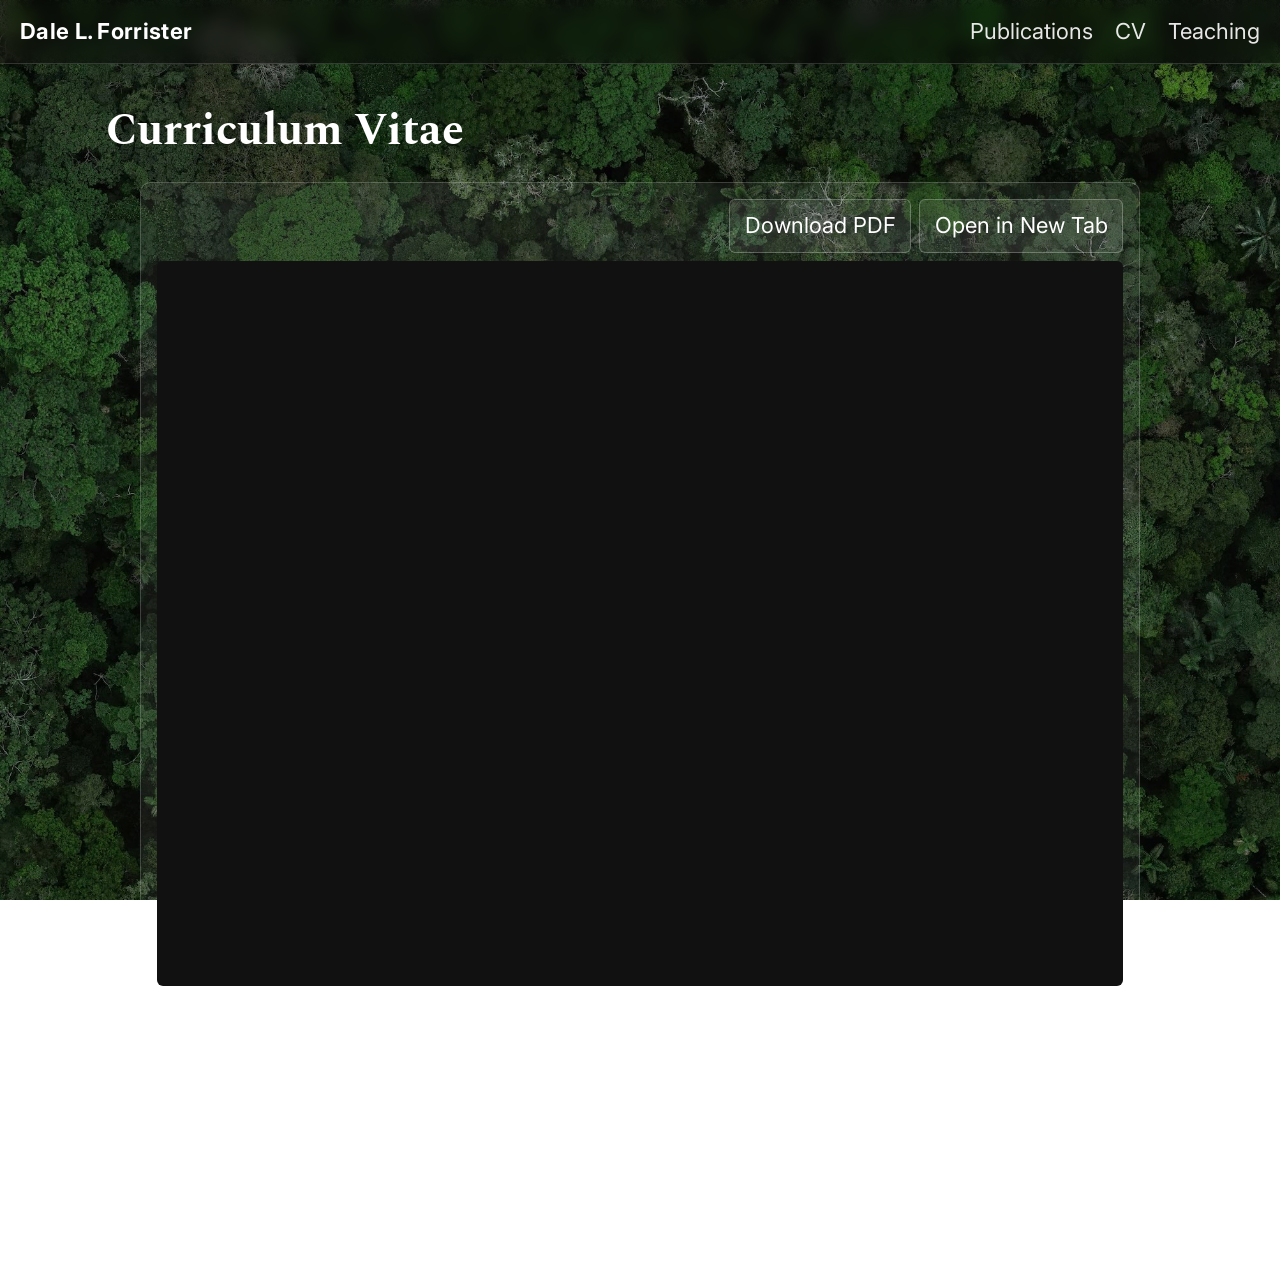
<file: cv.html>
<!DOCTYPE HTML>
<html>
  <head>
    <title>CV — Dale L. Forrister</title>
    <meta charset="utf-8" />
    <meta name="viewport" content="width=device-width, initial-scale=1, user-scalable=no" />
    <link rel="stylesheet" href="assets/css/main.css" />
    <noscript><link rel="stylesheet" href="assets/css/noscript.css" /></noscript>
    <style>
      body::before{content:"";position:fixed;inset:0;background-image:url("./images/Yasuni_Orthomosaic.jpeg");background-size:cover;background-position:center;background-repeat:no-repeat;z-index:-2}
      body::after{content:"";position:fixed;inset:0;background:rgba(0,0,0,.35);z-index:-1}
      .topnav{position:fixed;top:0;left:0;right:0;height:64px;display:flex;align-items:center;justify-content:space-between;padding:0 1.25rem;background:rgba(10,10,10,.55);backdrop-filter:saturate(140%) blur(8px);-webkit-backdrop-filter:saturate(140%) blur(8px);z-index:1000}
      .topnav .brand,.topnav nav a{color:#fff;text-decoration:none}
      .topnav nav a{margin-left:1rem;opacity:.9}
      .topnav nav a:hover{opacity:1;text-decoration:underline}
      body,body.is-preload{padding-top:64px}
      .container{max-width:1100px;margin:0 auto;padding:2rem 1rem 3rem}
      h1,p,small{color:#fff}
      .pdf-wrapper{width:100%;max-width:1000px;margin:1rem auto;background:rgba(255,255,255,.06);border:1px solid rgba(255,255,255,.18);border-radius:10px;padding:1rem}
      .pdf-actions{display:flex;justify-content:flex-end;gap:.5rem;margin-bottom:.5rem}
      .btn{padding:.5rem .9rem;border-radius:6px;border:1px solid rgba(255,255,255,.25);background:rgba(255,255,255,.08);color:#fff;text-decoration:none}
      .btn:hover{background:rgba(255,255,255,.16)}
      .pdf-embed{width:100%;height:80vh;border:none;background:#111;border-radius:6px}
    </style>
  </head>
  <body class="is-preload">
    <div class="topnav" role="navigation" aria-label="Primary">
      <a class="brand" href="index.html">Dale L. Forrister</a>
      <nav>
        <a href="publications.html">Publications</a>
        <a href="cv.html">CV</a>
        <a href="teaching.html" aria-current="page">Teaching</a>
      </nav>
    </div>

    <main class="container">
      <h1>Curriculum Vitae</h1>
      <div class="pdf-wrapper" role="region" aria-label="CV viewer">
        <div class="pdf-actions">
          <a class="btn" href="./assets/CV_Dale_L_Forrister.pdf" download>Download PDF</a>
          <a class="btn" href="./assets/CV_Dale_L_Forrister.pdf" target="_blank" rel="noopener">Open in New Tab</a>
        </div>
        <object class="pdf-embed" data="./assets/CV_Dale_L_Forrister.pdf#view=FitH" type="application/pdf">
          <iframe class="pdf-embed" src="./assets/CV_Dale_L_Forrister.pdf#view=FitH"></iframe>
        </object>
        <p>If the PDF doesn’t display, use the buttons above to open or download it.</p>
      </div>
    </main>

    <footer class="container">
      <small>&copy; <span id="year"></span> Dale L. Forrister</small>
    </footer>
    <script>document.getElementById('year').textContent=new Date().getFullYear();</script>
  </body>
</html>
</file>
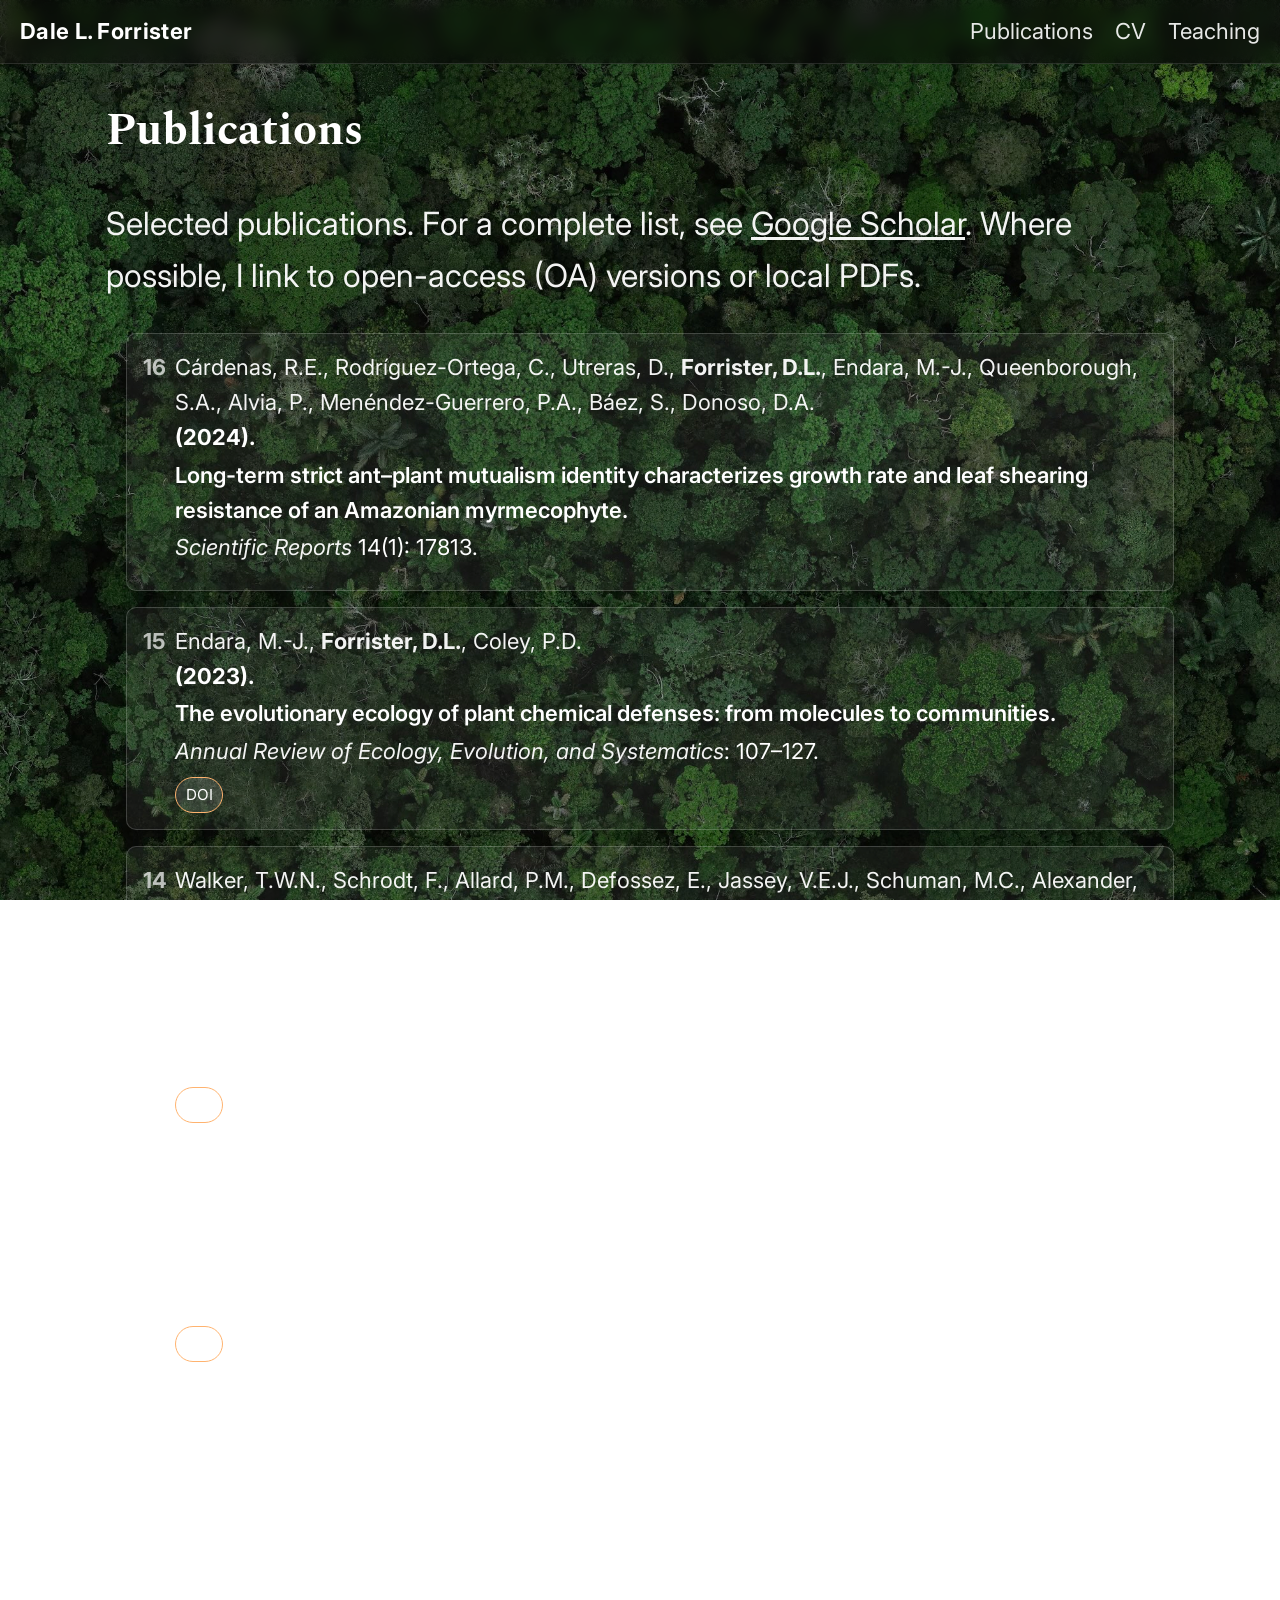
<file: publications.html>
<!DOCTYPE HTML>
<html lang="en">
  <head>
    <meta charset="utf-8" />
    <title>Publications — Dale L. Forrister</title>
    <meta name="viewport" content="width=device-width, initial-scale=1" />
    <link rel="preconnect" href="https://fonts.gstatic.com" crossorigin>
    <link rel="stylesheet" href="assets/css/main.css" />
    <noscript><link rel="stylesheet" href="assets/css/noscript.css" /></noscript>

    <style>
      /* Background image + dark veil to keep text readable */
      body::before{
        content:"";
        position:fixed; inset:0; z-index:-2;
        background:url("./images/Yasuni_Orthomosaic.jpeg") center/cover no-repeat;
      }
      body::after{
        content:"";
        position:fixed; inset:0; z-index:-1;
        background:rgba(0,0,0,.35);
      }

      /* Top nav matches the rest of the site */
      .topnav{
        position:fixed; top:0; left:0; right:0; height:64px;
        display:flex; align-items:center; justify-content:space-between;
        padding:0 1.25rem;
        background:rgba(10,10,10,.55);
        backdrop-filter:saturate(140%) blur(8px);
        -webkit-backdrop-filter:saturate(140%) blur(8px);
        border-bottom:1px solid rgba(255,255,255,0.12);
        z-index:1000;
      }
      .topnav .brand,.topnav nav a{color:#fff; text-decoration:none}
      .topnav nav a{margin-left:1rem; opacity:.9; padding-bottom:4px}
      .topnav nav a:hover{opacity:1; border-bottom:2px solid #BF5700}
      body{padding-top:64px}

      /* Page layout */
      .container{max-width:1100px; margin:0 auto; padding:2rem 1rem 3rem}
      h1,h2,h3,h4,p,li,small{color:#fff}
      h1{margin:0 0 .5rem}
      .lede{opacity:.95; max-width:70ch}

      /* Publications list */
      .pub-list{
        margin:1.25rem 0 0; padding:0 0 0 1.25rem;
        counter-reset:item;
      }
      .pub-list > li{
        position:relative;
        list-style:none; margin:0 0 1rem 0;
        padding:1rem 1rem 1rem 3rem;
        background:rgba(255,255,255,.06);
        border:1px solid rgba(255,255,255,.18);
        border-radius:10px;
      }
      /* Reversed numbering marker */
      .pub-list[reversed] > li::before{
        content: counter(item, decimal);
        counter-increment: item -1;
        position:absolute; left:1rem; top:1rem;
        font-weight:700; color:#fff; opacity:.7;
      }

      /* Authors, year, title, journal styling */
      .pub-authors{display:block; opacity:.95}
      .pub-year{font-weight:700}
      .pub-title{display:block; font-weight:600; margin:.15rem 0 .15rem}
      .pub-journal{font-style:italic; opacity:.95}

      /* Link chips */
      .links{margin:.5rem 0 0; display:flex; gap:.5rem; flex-wrap:wrap}
      .chip{
        display:inline-block; padding:.3rem .6rem; border-radius:999px;
        background:rgba(255,255,255,.12); border:1px solid rgba(255,255,255,.25);
        color:#fff; text-decoration:none; font-size:.95rem;
      }
      .chip:hover{background:rgba(255,255,255,.2)}
      .chip[data-kind="pdf"]{border-color:#7ad97a}
      .chip[data-kind="oa"]{border-color:#6fb9ff}
      .chip[data-kind="doi"]{border-color:#ffb36f}

      /* Footer */
      footer.container{border-top:1px solid rgba(255,255,255,.18); margin-top:2rem; padding-top:1rem}
    </style>
  </head>

  <body>
    <!-- Top Nav -->
    <header class="topnav" role="navigation" aria-label="Primary">
      <a class="brand" href="index.html">Dale L. Forrister</a>
      <nav>
        <a href="publications.html" aria-current="page">Publications</a>
        <a href="cv.html">CV</a>
        <a href="teaching.html" aria-current="page">Teaching</a>
      </nav>
    </header>

    <main class="container">
      <h1>Publications</h1>
      <p class="lede">
        Selected publications. For a complete list, see
        <a href="https://scholar.google.com/citations?user=61tyV6IAAAAJ&hl=en" target="_blank" rel="noopener">Google Scholar</a>.
        Where possible, I link to open-access (OA) versions or local PDFs.
      </p>

      <!-- Use reversed so numbering counts down from the highest number -->
      <ol class="pub-list" reversed>
        <li>
          <span class="pub-authors">Cárdenas, R.E., Rodríguez-Ortega, C., Utreras, D., <strong>Forrister, D.L.</strong>, Endara, M.-J., Queenborough, S.A., Alvia, P., Menéndez-Guerrero, P.A., Báez, S., Donoso, D.A.</span>
          <span class="pub-year">(2024).</span>
          <span class="pub-title">Long-term strict ant–plant mutualism identity characterizes growth rate and leaf shearing resistance of an Amazonian myrmecophyte.</span>
          <span class="pub-journal">Scientific Reports</span> 14(1): 17813.
          <div class="links">
            <!-- Replace with your links -->
            <!-- <a class="chip" data-kind="pdf" href="papers/cardenas2024_sci_reports.pdf">PDF</a> -->
            <!-- <a class="chip" data-kind="oa" href="OPEN_ACCESS_LINK">Open Access</a> -->
            <!-- <a class="chip" data-kind="doi" href="https://doi.org/...">DOI</a> -->
          </div>
        </li>

        <li>
          <span class="pub-authors">Endara, M.-J., <strong>Forrister, D.L.</strong>, Coley, P.D.</span>
          <span class="pub-year">(2023).</span>
          <span class="pub-title">The evolutionary ecology of plant chemical defenses: from molecules to communities.</span>
          <span class="pub-journal">Annual Review of Ecology, Evolution, and Systematics</span>: 107–127.
          <div class="links">
            <a class="chip" data-kind="doi" href="https://doi.org/10.1146/annurev-ecolsys-102221-045254" target="_blank" rel="noopener">DOI</a>
            <!-- <a class="chip" data-kind="pdf" href="papers/endara_forrister_coley_2023_arees.pdf">PDF</a> -->
          </div>
        </li>

        <li>
          <span class="pub-authors">Walker, T.W.N., Schrodt, F., Allard, P.M., Defossez, E., Jassey, V.E.J., Schuman, M.C., Alexander, J.M., Baines, O., Baldy, V., Bardgett, R.D., Capdevila, P., Coley, P.D., van Dam, N.M., David, B., Descombes, P., Endara, M.J., Fernandez, C., <strong>Forrister, D.L.</strong>, Gargallo-Garriga, A., … Peñuelas, J.</span>
          <span class="pub-year">(2023).</span>
          <span class="pub-title">Leaf metabolic traits reveal hidden dimensions of plant form and function.</span>
          <span class="pub-journal">Science Advances</span> 9(35): eadi4029.
          <div class="links">
            <a class="chip" data-kind="doi" href="https://doi.org/10.1126/sciadv.adi4029" target="_blank" rel="noopener">DOI</a>
          </div>
        </li>

        <li>
          <span class="pub-authors">Rice, M.C., Little, J.H., <strong>Forrister, D.L.</strong>, Machado, J., Clark, N.L., &amp; Gagnon, J.A.</span>
          <span class="pub-year">(2023).</span>
          <span class="pub-title">Gadusol is a maternally provided sunscreen that protects fish embryos from DNA damage.</span>
          <span class="pub-journal">Current Biology</span> 33(15): 3229–3237.e4.
          <div class="links">
            <a class="chip" data-kind="doi" href="https://doi.org/10.1016/j.cub.2023.06.012" target="_blank" rel="noopener">DOI</a>
          </div>
        </li>

        <li>
          <span class="pub-authors"><strong>Forrister, D.L.</strong>, Endara, M., Soule, A.J., Younkin, G.C., Mills, A.G., Lokvam, J., et al.</span>
          <span class="pub-year">(2022).</span>
          <span class="pub-title">Diversity and Divergence: Evolution of secondary metabolism in the tropical tree genus <em>Inga</em>.</span>
          <span class="pub-journal">New Phytologist</span>, 631–642.
          <div class="links">
            <!-- <a class="chip" data-kind="doi" href="https://doi.org/10.1111/nph.18554" target="_blank" rel="noopener">DOI</a> -->
            <!-- <a class="chip" data-kind="pdf" href="papers/forrister2022_newphytol_inga.pdf">PDF</a> -->
          </div>
        </li>

        <li>
          <span class="pub-authors">Tozetto, L., <strong>Forrister, D.L.</strong>, Duval, M., Hays, T., Garwood, N.C., Vargas, R., et al.</span>
          <span class="pub-year">(2022).</span>
          <span class="pub-title">Army ant males lose seasonality at a site on the equator.</span>
          <span class="pub-journal">Biotropica</span>.
          <div class="links"></div>
        </li>

        <li>
          <span class="pub-authors">Guevara Andino, J.E., Hernández, C., Valencia, R., <strong>Forrister, D.</strong> &amp; Endara, M.-J.</span>
          <span class="pub-year">(2022).</span>
          <span class="pub-title">Accelerating the discovery of rare tree species in Amazonian forests: integrating long monitoring tree plot data with metabolomics and phylogenetics for the description of a new species in the hyperdiverse genus <em>Inga</em> Mill.</span>
          <span class="pub-journal">PeerJ</span> 10: e13767.
          <div class="links"></div>
        </li>

        <li>
          <span class="pub-authors">Donoso, D.A., Basset, Y., Shik, J.Z., <strong>Forrister, D.L.</strong>, Uquillas, A., Salazar-Méndez, Y., et al.</span>
          <span class="pub-year">(2022).</span>
          <span class="pub-title">Male ant reproductive investment in a seasonal wet tropical forest: Consequences of future climate change.</span>
          <span class="pub-journal">PLOS ONE</span> 17: e0271198.
          <div class="links"></div>
        </li>

        <li>
          <span class="pub-authors">Bradshaw, A.J., Dentinger, B., Backman, T., Ramírez-Cruz, V., <strong>Forrister, D.</strong>, Winter, J., et al.</span>
          <span class="pub-year">(2022).</span>
          <span class="pub-title">DNA Authentication and Chemical Analysis of <em>Psilocybe</em> Mushrooms Reveal Widespread Taxonomic Misdeterminations and Inconsistencies in Metabolites.</span>
          <span class="pub-journal">Applied and Environmental Microbiology</span> 88: e01498-22.
          <div class="links"></div>
        </li>

        <li>
          <span class="pub-authors">Endara, M.-J., <strong>Forrister, D.</strong>, Nicholls, J., Stone, G.N., Kursar, T. &amp; Coley, P.</span>
          <span class="pub-year">(2022).</span>
          <span class="pub-title">Impacts of Plant Defenses on Host Choice by Lepidoptera in Neotropical Rainforests.</span>
          <span class="pub-journal">In: Caterpillars in the Middle: Tritrophic Interactions in a Changing World.</span> Springer.
          <div class="links"></div>
        </li>

        <li>
          <span class="pub-authors">Endara, M.J., Soule, A.J., <strong>Forrister, D.L.</strong>, Dexter, K.G., Pennington, R.T., Nicholls, J.A., et al.</span>
          <span class="pub-year">(2022).</span>
          <span class="pub-title">The role of plant secondary metabolites in shaping regional and local plant community assembly.</span>
          <span class="pub-journal">Journal of Ecology</span> 110: 34–45.
          <div class="links"></div>
        </li>

        <li>
          <span class="pub-authors">Walker, T., Alexander, J.M., Allard, P.-M., Baines, O., Baldy, V., Bardgett, R., … <strong>Forrister, D.L.</strong>, Soule, A.</span>
          <span class="pub-year">(2022).</span>
          <span class="pub-title">Functional Traits 2.0: The power of the metabolome for ecology.</span>
          <span class="pub-journal">Journal of Ecology</span> 110: 4–20.
          <div class="links"></div>
        </li>

        <li>
          <span class="pub-authors"><strong>Forrister, D.L.</strong>, Endara, M.J., Younkin, G.C., Coley, P.D. &amp; Kursar, T.A.</span>
          <span class="pub-year">(2019).</span>
          <span class="pub-title">Herbivores as drivers of negative density dependence in tropical forest saplings.</span>
          <span class="pub-journal">Science</span> 363: 1213–1216.
          <div class="links">
            <!-- <a class="chip" data-kind="doi" href="https://doi.org/10.1126/science.aau...">DOI</a> -->
            <!-- <a class="chip" data-kind="pdf" href="papers/forrister2019_science.pdf">PDF</a> -->
          </div>
        </li>

        <li>
          <span class="pub-authors">Schneider, G.F., Coley, P.D., Younkin, G.C., <strong>Forrister, D.L.</strong>, Mills, A.G. &amp; Kursar, T.A.</span>
          <span class="pub-year">(2019).</span>
          <span class="pub-title">Phenolics lie at the centre of functional versatility in the responses of two phytochemically diverse tropical trees to canopy thinning.</span>
          <span class="pub-journal">Journal of Experimental Botany</span> 70: 5853–5864.
          <div class="links"></div>
        </li>

        <li>
          <span class="pub-authors">Endara, M.J., Nicholls, J.A., Coley, P.D., <strong>Forrister, D.L.</strong>, Younkin, G.C., Dexter, K.G., et al.</span>
          <span class="pub-year">(2018).</span>
          <span class="pub-title">Tracking of host defenses and phylogeny during the radiation of neotropical <em>Inga</em>-feeding sawflies (Hymenoptera; Argidae).</span>
          <span class="pub-journal">Frontiers in Plant Science</span> 9.
          <div class="links"></div>
        </li>

        <li>
          <span class="pub-authors">Endara, M.J., Coley, P.D., Wiggins, N.L., <strong>Forrister, D.L.</strong>, Younkin, G.C., Nicholls, J.A., et al.</span>
          <span class="pub-year">(2018).</span>
          <span class="pub-title">Chemocoding as an identification tool where morphological- and DNA-based methods fall short: <em>Inga</em> as a case study.</span>
          <span class="pub-journal">New Phytologist</span> 218: 847–858.
          <div class="links"></div>
        </li>

        <li>
          <span class="pub-authors">Wiggins, N.L., <strong>Forrister, D.L.</strong>, Endara, M.J., Coley, P.D. &amp; Kursar, T.A.</span>
          <span class="pub-year">(2016).</span>
          <span class="pub-title">Quantitative and qualitative shifts in defensive metabolites define chemical defense investment during leaf development in <em>Inga</em>, a genus of tropical trees.</span>
          <span class="pub-journal">Ecology and Evolution</span> 6: 478–492.
          <div class="links"></div>
        </li>
      </ol>

    <footer class="container">
      <small>&copy; <span id="year"></span> Dale L. Forrister</small>
    </footer>
    <script>
      document.getElementById('year').textContent = new Date().getFullYear();

      // Make the reversed <ol> numbering work from N down to 1 automatically
      (function(){
        const ol = document.querySelector('.pub-list[reversed]');
        if(!ol) return;
        const items = ol.querySelectorAll(':scope > li');
        // set the counter starting value to items.length
        ol.style.counterReset = 'item ' + items.length;
      })();
    </script>
  </body>
</html>
</file>
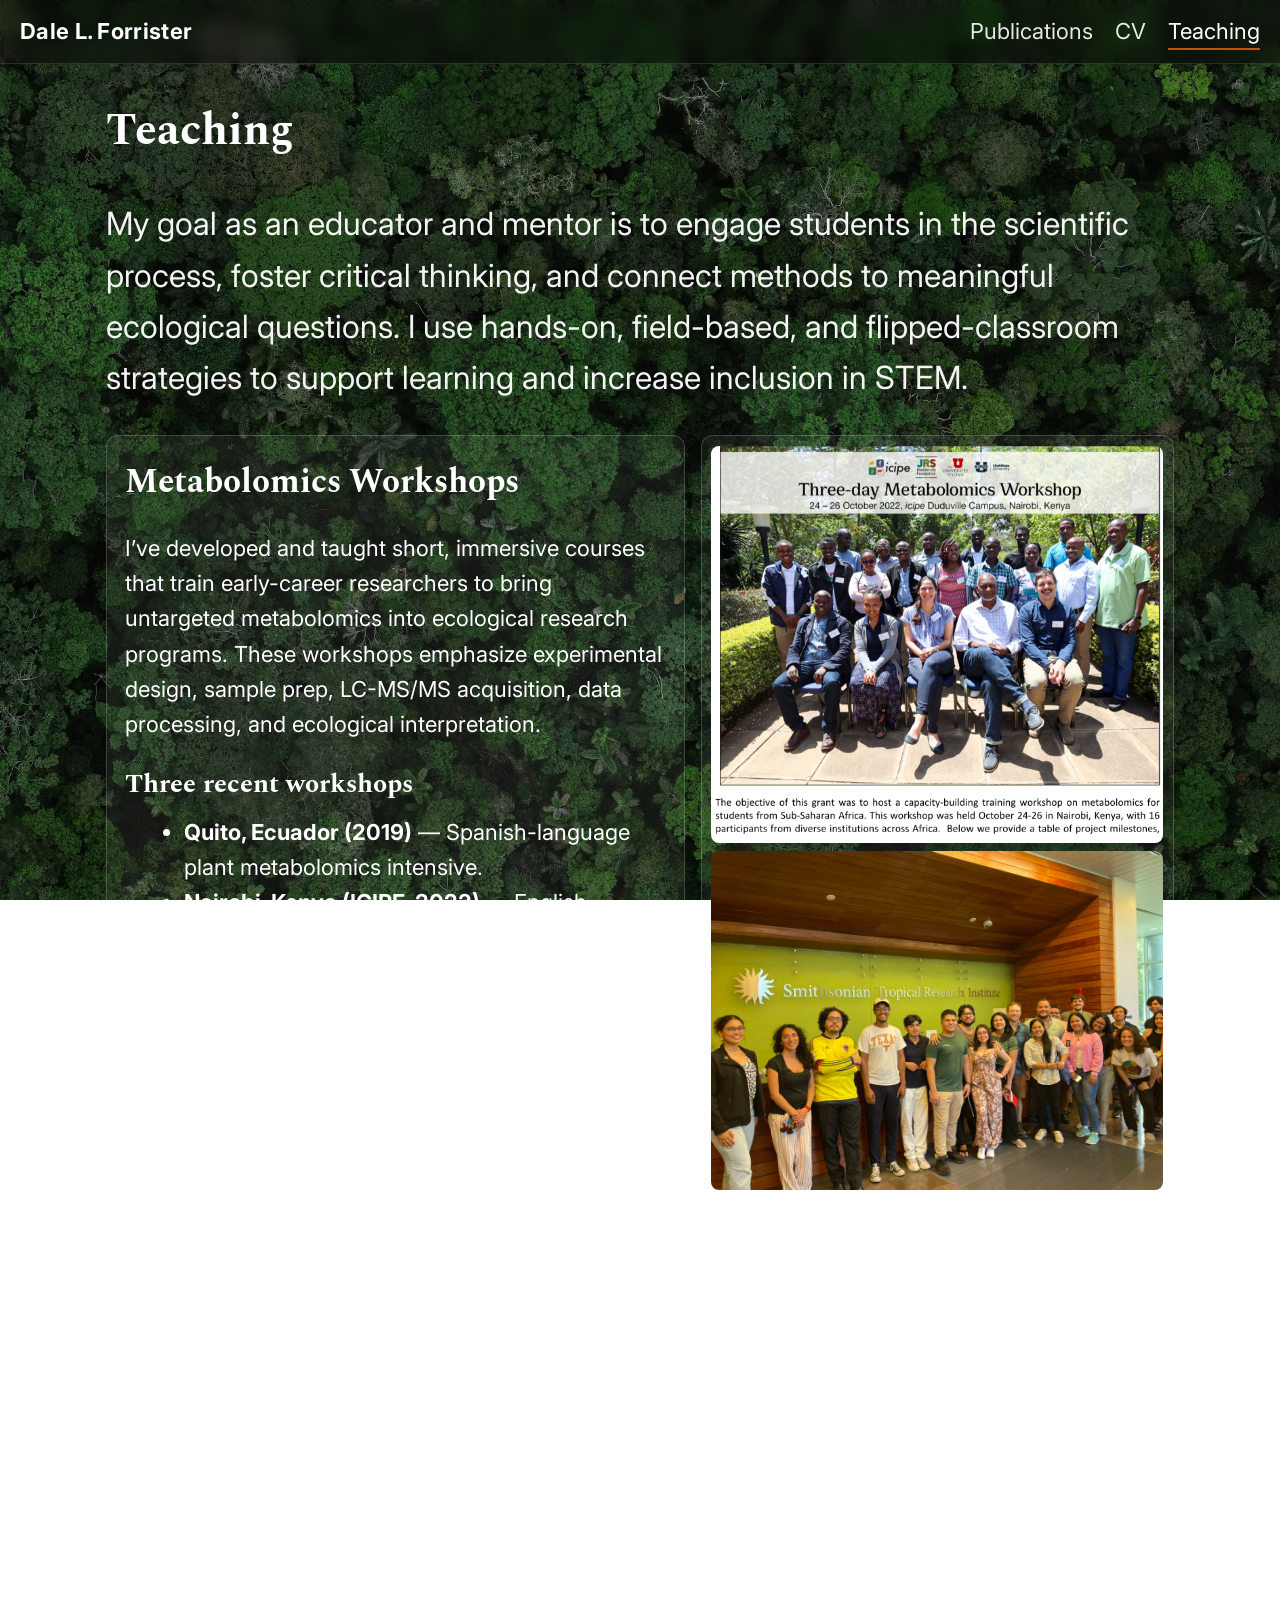
<file: teaching.html>
<!DOCTYPE HTML>
<html lang="en">
  <head>
    <meta charset="utf-8" />
    <title>Teaching — Dale L. Forrister</title>
    <meta name="viewport" content="width=device-width, initial-scale=1" />
    <link rel="preconnect" href="https://fonts.gstatic.com" crossorigin>
    <link rel="stylesheet" href="assets/css/main.css" />
    <noscript><link rel="stylesheet" href="assets/css/noscript.css" /></noscript>

    <!-- Page-specific styles (kept light and in line with the rest of the site) -->
    <style>
      /* Background + veil for readability */
      body::before{
        content:""; position:fixed; inset:0; z-index:-2;
        background:url("./images/Yasuni_Orthomosaic.jpeg") center/cover no-repeat;
      }
      body::after{
        content:""; position:fixed; inset:0; z-index:-1;
        background:rgba(0,0,0,.35);
      }

      /* Top nav */
      .topnav{
        position:fixed; top:0; left:0; right:0; height:64px; z-index:1000;
        display:flex; align-items:center; justify-content:space-between; padding:0 1.25rem;
        background:rgba(10,10,10,.55);
        backdrop-filter:saturate(140%) blur(8px);
        -webkit-backdrop-filter:saturate(140%) blur(8px);
        border-bottom:1px solid rgba(255,255,255,.12);
      }
      .topnav .brand, .topnav nav a{color:#fff; text-decoration:none}
      .topnav nav a{margin-left:1rem; opacity:.9; padding-bottom:4px}
      .topnav nav a[aria-current="page"]{border-bottom:2px solid #BF5700; opacity:1}
      .topnav nav a:hover{opacity:1; border-bottom:2px solid #BF5700}
      body{padding-top:64px}

      /* Layout */
      .container{max-width:1100px; margin:0 auto; padding:2rem 1rem 3rem}
      h1, h2, h3, p, li, small{color:#fff}
      h1{margin:0 0 .5rem}
      .lede{opacity:.95; max-width:75ch}

      /* Cards */
      .card{
        background:rgba(255,255,255,.06);
        border:1px solid rgba(255,255,255,.18);
        border-radius:12px;
        padding:1rem 1.1rem;
      }
      .grid{display:grid; gap:1rem}
      @media(min-width:900px){
        .grid-2{grid-template-columns:1.1fr .9fr}
      }

      /* Lists & links */
      .list{margin:.35rem 0 0 1.2rem}
      a.inline{color:#fff; text-decoration:underline}
      .chip-row{display:flex; flex-wrap:wrap; gap:.5rem; margin-top:.5rem}
      .chip{
        display:inline-block; padding:.35rem .7rem; border-radius:999px;
        border:1px solid rgba(255,255,255,.28); background:rgba(255,255,255,.12);
        color:#fff; text-decoration:none; font-size:.95rem;
      }
      .chip:hover{background:rgba(255,255,255,.2)}

      /* Group photo */
      .photo{
        background:rgba(255,255,255,.06);
        border:1px solid rgba(255,255,255,.18);
        border-radius:12px;
        padding:.6rem;
      }
      .photo img{
        width:100%; height:auto; display:block; border-radius:8px;
      }
      .caption{font-size:.95rem; opacity:.9; margin-top:.4rem}

      /* Footer */
      footer.container{border-top:1px solid rgba(255,255,255,.18); margin-top:2rem; padding-top:1rem}
    </style>
  </head>

  <body>
    <!-- Top Nav -->
    <header class="topnav" role="navigation" aria-label="Primary">
      <a class="brand" href="index.html">Dale L. Forrister</a>
      <nav>
        <a href="publications.html">Publications</a>
        <a href="cv.html">CV</a>
        <a href="teaching.html" aria-current="page">Teaching</a>
      </nav>
    </header>

    <main class="container">
      <h1>Teaching </h1>
      <p class="lede">
        My goal as an educator and mentor is to engage students in the scientific process, foster critical
        thinking, and connect methods to meaningful ecological questions. I use hands-on, field-based,
        and flipped-classroom strategies to support learning and increase inclusion in STEM. 
      </p>

      <div class="grid grid-2" style="margin-top:1.25rem">
        <!-- LEFT: Workshops -->
        <section class="card">
          <h2 style="margin-top:.25rem">Metabolomics Workshops</h2>
          <p>
            I’ve developed and taught short, immersive courses that train early-career researchers to bring 
            untargeted metabolomics into ecological research programs. These workshops emphasize
            experimental design, sample prep, LC-MS/MS acquisition, data processing, and ecological 
            interpretation.
          </p>

          <h3 style="margin-top:1rem">Three recent workshops</h3>
          <ul class="list">
            <li><strong>Quito, Ecuador (2019)</strong> — Spanish-language plant metabolomics intensive.</li>
            <li><strong>Nairobi, Kenya (ICIPE, 2022)</strong> — English workshop with wet lab + GNPS/Metabo workflows. Materials: 
              <a class="inline" href="https://github.com/dale-forrister/ICIPE_Metabolomics_WS_2022" target="_blank" rel="noopener">GitHub repo</a>.
            </li>
            <li><strong>Panama (STRI, 2023)</strong> — Spanish-language, ecology-driven ecometabolomics module.</li>
          </ul>
          <p style="margin-top:.5rem">
            Collectively, these trainings have reached <strong>40+ participants from eight countries</strong> and helped launch
            new metabolomics projects in ecology and evolution.
          </p>

          <div class="chip-row">
            <a class="chip" href="https://github.com/dale-forrister/ICIPE_Metabolomics_WS_2022" target="_blank" rel="noopener">Workshop GitHub (ICIPE 2022)</a>
          </div>
        </section>

        <!-- RIGHT: Group Photo -->
        <aside class="photo">
          <!-- Replace the src with your actual group photo filename -->
          <img src="images/jrs_workshop.png" alt="Metabolomics workshop participants group photo Kenya 2022">
          <img src="images/panama_group_photo.jpeg" alt="Metabolomics workshop participants group photo Panama 2023" style="margin-top:.5rem">
          <div class="caption">Participants from one of our metabolomics workshops. Sessions combined hands-on LC–MS/MS with data analysis and ecological applications.</div>
        </aside>
        </div>

      <!-- eCOMET section -->
      <section class="card" style="margin-top:1rem">
        <h2 style="margin-top:.25rem">Tools for Teaching &amp; Research: eCOMET (R)</h2>
        <p>
          Building on recurring workshop curricula and common analysis needs, I am working with a team to develop
          <strong>eCOMET</strong>, an R package designed to streamline <em>ecometabolomics</em> workflows—from data
          ingestion and feature curation to visualization and ecological modeling.
        </p>
        <p>
          The beta version of <strong>eCOMET</strong> is available here:
          <a class="inline" href="https://phytoecia.github.io/eCOMET/" target="_blank" rel="noopener">phytoecia.github.io/eCOMET</a>.
          It is <strong>active, pre-publication</strong> software (documentation and APIs may change), and we welcome
          feedback from students and collaborators who are using it for teaching or research.
        </p>
        <div class="chip-row">
          <a class="chip" href="https://phytoecia.github.io/eCOMET/" target="_blank" rel="noopener">eCOMET Package Site</a>
          <!-- If/when you publish to CRAN/GitHub, you can add more chips:
               <a class="chip" href="https://github.com/phytoecia/eCOMET" target="_blank" rel="noopener">GitHub</a> -->
        </div>
      </section>

    </main>

    <footer class="container">
      <small>&copy; <span id="year"></span> Dale L. Forrister</small>
    </footer>
    <script>
      document.getElementById('year').textContent = new Date().getFullYear();
    </script>
  </body>
</html>
</file>
<file: assets/css/main.css>
/* ===== Fonts ===== */
@import url("https://fonts.googleapis.com/css2?family=Inter:wght@300;400;500;600&family=Spectral:wght@400;600;700&display=swap");

/* ===== Vars ===== */
:root{
  /* Theme */
  --accent:#BF5700;
  --text:#ffffff;
  --veil:rgba(0,0,0,.28);
  --card-bg:rgba(255,255,255,0.08);
  --card-border:rgba(255,255,255,0.22);

  /* Global sizing */
  --base-text-size: 22px;

  /* Hero sizing */
  --hero-name-size: 4.0rem;     /* Your name */
  --hero-tagline-size: 3.9rem;  /* “Exploring the chemistry…” nearly same size */
  --hero-lede-size: 2.0rem;     /* Affiliation / intro paragraph */

  /* Tiles */
  --tile-img-max: 200px;        /* Image max-height inside tiles (adjust here) */
}

/* ===== Reset ===== */
*{box-sizing:border-box}
html,body{height:100%}
body{margin:0; line-height:1.6; color:var(--text); font-size:var(--base-text-size)}
a{color:var(--text); text-decoration:underline; text-underline-offset:2px}
a:hover{color:#fff; text-decoration-color:var(--accent)}
body,input,select,textarea{font-family:"Inter", system-ui, -apple-system, Segoe UI, Roboto, Arial, sans-serif}
h1,h2,h3{font-family:"Spectral", Georgia, "Times New Roman", serif; margin:0 0 .6rem}

/* ===== Background photo (uniform brightness) ===== */
body::before{
  content:""; position:fixed; inset:0; z-index:-2;
  background:url("../../images/Yasuni_Orthomosaic.jpeg") center/cover no-repeat;
  filter:brightness(1.28) contrast(.98) saturate(1.05);
}
body::after{
  content:""; position:fixed; inset:0; z-index:-1; pointer-events:none;
  background:var(--veil);
}

/* ===== Layout helpers ===== */
.container{width:min(1100px, calc(100% - 2rem)); margin:0 auto}

/* ===== Top Nav ===== */
.topnav{
  position:fixed; top:0; left:0; right:0; height:64px; z-index:1000;
  display:flex; align-items:center; justify-content:space-between; padding:0 1rem;
  background:rgba(10,10,10,.5);
  border-bottom:1px solid rgba(255,255,255,.15);
  backdrop-filter:saturate(140%) blur(8px);
}
.topnav .brand{color:#fff; text-decoration:none; font-weight:700; letter-spacing:.3px}
.topnav nav a{color:#fff; text-decoration:none; margin-left:1rem; padding-bottom:4px; opacity:.95}
.topnav nav a:hover{opacity:1; border-bottom:2px solid var(--accent)}
body{padding-top:64px}

/* ===== Hero (no boxes) ===== */
.hero{padding:3rem 0 2.5rem}
.hero-grid{display:grid; grid-template-columns:1.25fr .9fr; gap:2rem; align-items:start}
@media (max-width:900px){ .hero-grid{grid-template-columns:1fr} }

.name{
  font-size: var(--hero-name-size);
  font-weight:700;
  line-height:1.15;
  margin:0 0 .4rem;
}
.lede{font-size:var(--hero-lede-size); max-width:60ch}
.sublede{max-width:70ch; opacity:.95}
h2.tagline{
  font-size: var(--hero-tagline-size);
  font-weight:700;
  margin:0 0 .35rem;
}
.divider{border:0; height:1px; background:rgba(255,255,255,.8); margin:.75rem 0 1rem}
.divider-wide{margin:2.2rem 0 2rem; background:rgba(255,255,255,.6)}
/* Remove the second divider under the tagline if present */
.hero > .divider.divider-wide:last-of-type{ display:none !important; }

/* Profile cluster */
.profile{display:flex; flex-direction:column; align-items:center; gap:1rem}
.headshot{
  width:240px; height:240px; border-radius:9999px; overflow:hidden;
  border:3px solid rgba(255,255,255,.9); box-shadow:0 6px 18px rgba(0,0,0,.35);
}
.headshot img{width:100%; height:100%; object-fit:cover}

/* Icon row (large white discs) */
.social-row{display:flex; gap:.9rem; flex-wrap:wrap; justify-content:center; align-items:center}
.icon-btn{
  display:flex; align-items:center; justify-content:center;
  width:68px; height:68px; border-radius:9999px;
  background:#fff; color:#111; text-decoration:none;
  border:1px solid rgba(255,255,255,.35);
  box-shadow:0 4px 14px rgba(0,0,0,.16);
  transition:transform .15s ease, box-shadow .15s ease;
}
.icon-btn:hover{transform:translateY(-1px); box-shadow:0 6px 18px rgba(0,0,0,.22); outline:2px solid var(--accent)}
.icon-graphic, .icon-btn svg{width:58%; height:58%; display:block; object-fit:contain; fill:currentColor}

/* ===== Sections ===== */
.section{padding:1.5rem 1rem 3rem}

/* ===== Research Tiles (1×3 on desktop) ===== */
.tiles{
  display:grid;
  grid-template-columns:repeat(3, 1fr);   /* 3 columns on large screens */
  gap:1.1rem;
}
@media (max-width:1100px){
  .tiles{ grid-template-columns:repeat(2, 1fr); }
}
@media (max-width:700px){
  .tiles{ grid-template-columns:1fr; }
}

/* Compact tile layout: title ABOVE image */
.tile{
  display:flex; flex-direction:column; align-items:center; justify-content:flex-start;
  gap:.55rem; padding:.85rem .85rem 1rem; min-height:260px; cursor:pointer;
  border-radius:14px; background:var(--card-bg);
  border:1px solid var(--card-border); box-shadow:0 10px 24px rgba(0,0,0,.18);
  text-align:center;
}
/* kill old full-bleed behaviors if any were in global css */
.tile::after{display:none !important;}
.tile:hover img{transform:none !important;}

.tile h3{
  position:static !important; color:#fff; font-size:1.25rem; font-weight:700;
  margin:0; text-align:center; text-shadow:0 1px 2px rgba(0,0,0,.35);
}

.tile img{
  position:static !important; width:auto; max-width:88%; height:auto;
  max-height: var(--tile-img-max);          /* control tile image size here */
  object-fit:contain; margin:0 auto;
  filter:none !important; transform:none !important;
}

/* ===== Modals ===== */
.modal{position:fixed; inset:0; display:none; align-items:center; justify-content:center; background:rgba(0,0,0,.55); z-index:2000; padding:1rem}
.modal[aria-hidden="false"]{display:flex}
.modal-card{
  max-width:960px; width:min(92vw,960px);
  background:#f7f6f3; color:#0f1115;
  border:1px solid #e7ebe6; border-radius:14px; overflow:auto; max-height:90vh;
  box-shadow:0 20px 60px rgba(0,0,0,.5);
}
.modal-body{padding:1rem 1.25rem}
.modal-body h3{font-size:2rem; font-weight:800; margin:.3rem 0 .75rem}
.modal-actions{display:flex; justify-content:flex-end; gap:.5rem; padding:0 1.25rem 1rem}
.btn{padding:.5rem .9rem; border-radius:8px; border:1px solid #d8dcd6; background:#fff; color:#0f1115; text-decoration:none}
.btn:hover{background:#f1f1ef}
.btn.primary{background:var(--accent); border-color:var(--accent); color:#fff}

/* Shorter figures in modal */
.modal-gallery{ display:flex; flex-direction:column; gap:.6rem; padding:0 1.25rem .25rem }
.modal-gallery figure{ margin:0 }
.modal-gallery img{ width:100%; height:auto; max-height:360px; object-fit:contain; border-radius:6px; background:#fff }
.modal-gallery figcaption{ font-size:.92rem; color:#333; opacity:.95; margin-top:.25rem }

/* Superscript references (no bullets) */
.refs{ list-style:none; margin:.65rem 1.25rem 0 1.25rem; padding:0; counter-reset: ref; }
.refs li{ margin:.25rem 0; line-height:1.35; }
.refs li::before{ counter-increment: ref; content: counter(ref); vertical-align: super; font-size:.7em; margin-right:.35rem; }

/* ===== Footer ===== */
#footer{background:rgba(5,5,5,.55); color:#fff; padding:.9rem 0; border-top:1px solid rgba(255,255,255,.15)}
#footer .container{width:min(1100px, calc(100% - 2rem)); margin:0 auto}
#footer a{color:#fff; text-decoration:underline}

/* ===== Focus ===== */
:focus-visible{outline:2px solid var(--accent); outline-offset:2px}

/* ===== Small screens ===== */
@media (max-width:736px){
  .name{font-size: clamp(2.4rem, 8vw, var(--hero-name-size));}
  h2.tagline{font-size: clamp(2.0rem, 7.5vw, var(--hero-tagline-size));}
  .lede{font-size: clamp(1.2rem, 5.2vw, var(--hero-lede-size));}
}
/* === FORCE 1×3 TILES ON DESKTOP, TITLE ABOVE IMAGE === */
.section .tiles{
  display:grid !important;
  grid-template-columns: repeat(3, minmax(0,1fr)) !important; /* 3 across */
  gap: 1.1rem !important;
}

/* keep it 2-up on medium, 1-up on small */
@media (max-width: 1100px){
  .section .tiles{ grid-template-columns: repeat(2, minmax(0,1fr)) !important; }
}
@media (max-width: 700px){
  .section .tiles{ grid-template-columns: 1fr !important; }
}

/* Title above image (win over old “full-bleed” styles) */
.section .tile{
  display:flex !important;
  flex-direction:column !important;
  align-items:center !important;
  justify-content:flex-start !important;
  text-align:center !important;
  gap:.55rem !important;
  padding:.85rem .85rem 1rem !important;
}
.section .tile::after{ display:none !important; }          /* kill gradient overlay */
.section .tile h3{
  position:static !important;
  color:#fff !important;
  font-size:1.75rem !important;
  font-weight:700 !important;
  margin:0 !important;
  text-shadow:0 1px 2px rgba(0,0,0,.35) !important;
}
.section .tile img{
  position:static !important;
  width:auto !important;
  max-width:88% !important;
  height:auto !important;
  max-height: 200px !important; /* adjust image size here */
  object-fit:contain !important;
  margin:0 auto !important;
  filter:none !important;
  transform:none !important;
}
/* Center tile headers (works for h2 or h3) */
.section .tile h2,
.section .tile h3{
  position: static !important;   /* in case older styles were absolute */
  display: block;
  width: 100%;
  text-align: center;
  margin: 0 .25rem .25rem;       /* small breathing room */
}

/* Bigger tile headers */
.section .tile h3 {
  font-size: 5rem;   /* default was ~1.2rem */
  font-weight: 700;
  text-align: center;
  margin: 0 .25rem .5rem;
}

body.modal-open {
  overflow: hidden;
}
</file>
<file: assets/css/noscript.css>
/*
	Photon by HTML5 UP
	html5up.net | @ajlkn
	Free for personal and commercial use under the CCA 3.0 license (html5up.net/license)
*/

/* Header */

	body.is-preload #header .inner {
		-moz-transform: none;
		-webkit-transform: none;
		-ms-transform: none;
		transform: none;
		opacity: 1;
	}

		body.is-preload #header .inner .actions {
			-moz-transform: none;
			-webkit-transform: none;
			-ms-transform: none;
			transform: none;
			opacity: 1;
		}

	body.is-preload #header:after {
		opacity: 0;
	}
</file>
